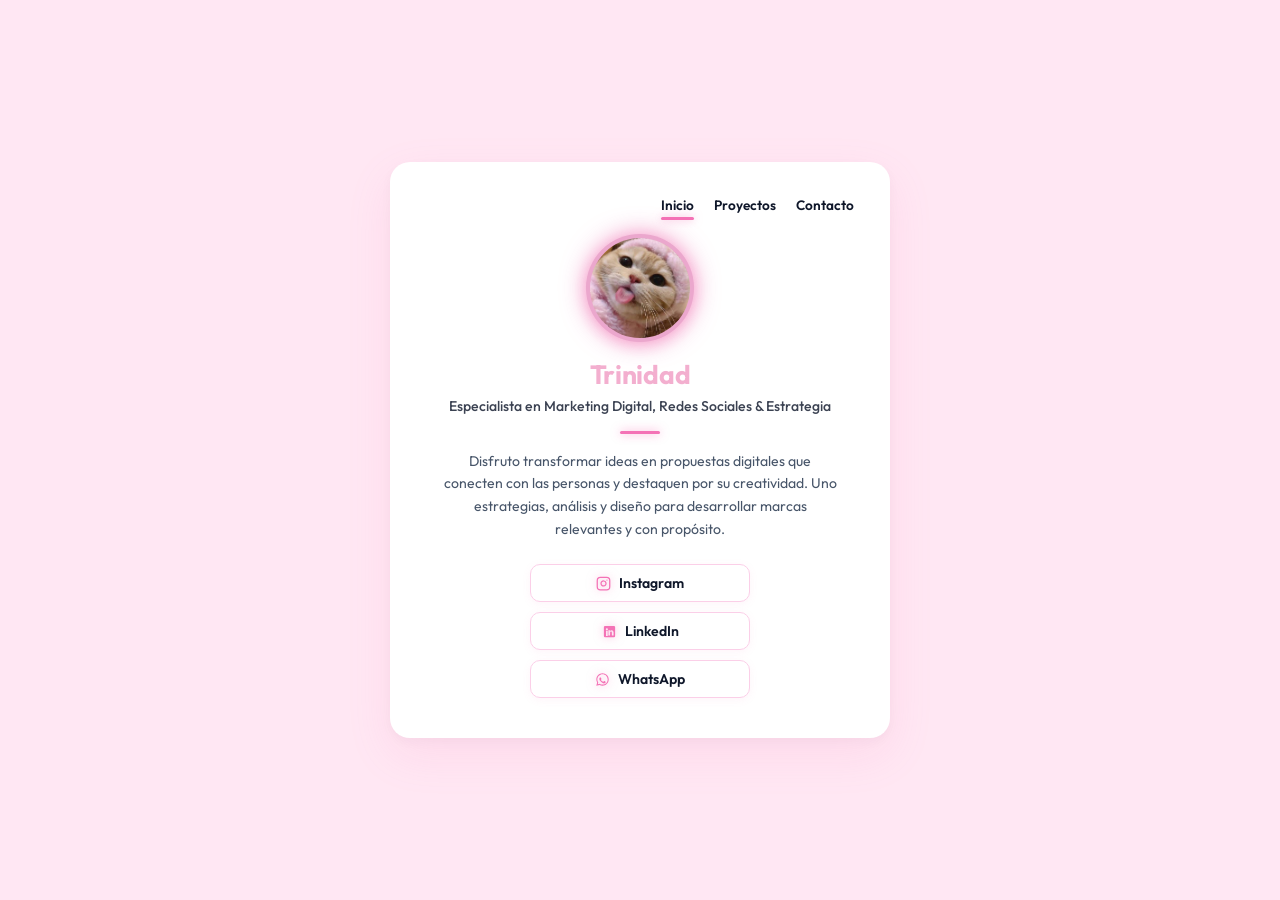
<file: index.html>
<html lang="es">

<head>
    <meta charset="UTF-8">
    <meta name="viewport" content="width=device-width, initial-scale=1.0">
    <title>Trinidad - Portafolio &amp; Tarjeta de Presentación</title>
    <!-- Vinculación del archivo CSS externo -->
    <link rel="stylesheet" href="css/style.css">
    <!-- Tipografía Google Fonts (Outfit) -->
    <link rel="preconnect" href="https://fonts.googleapis.com">
    <link rel="preconnect" href="https://fonts.gstatic.com" crossorigin="">
    <link href="https://fonts.googleapis.com/css2?family=Outfit:wght@300;400;500;600;700&amp;display=swap"
        rel="stylesheet">
    <link rel="stylesheet" href="https://unpkg.com/aos@next/dist/aos.css" />
</head>

<body>

    <!-- CONTENEDOR CENTRAL (TARJETA) -->
    <main class="card">

        <!-- 1. Menú de navegación superior -->
        <nav class="nav">
            <ul class="nav-list">
                <li><a href="index.html" class="nav-link active">Inicio</a></li>
                <li><a href="proyectos.html" class="nav-link">Proyectos</a></li>
                <li><a href="contacto.html" class="nav-link">Contacto</a></li>
            </ul>
        </nav>

        <!-- 2. Avatar / Imagen de perfil circular -->

        <div class="avatar-wrapper" data-aos="zoom-in">
            <img src="img/images.jpg" data-aos="fade-in" alt="Foto de perfil de Trinidad" class="avatar">
        </div>

        <!-- 3. Nombre y descripción profesional -->
        <h1 class="name">Trinidad</h1>
        <p class="role">Especialista en Marketing Digital, Redes Sociales &amp; Estrategia</p>

        <!-- 4. Línea divisoria decorativa -->
        <div class="divider"></div>

        <!-- 5. Párrafo de biografía -->
        <p class="bio">
            Disfruto transformar ideas en propuestas digitales que conecten con las personas y destaquen por su
            creatividad. Uno estrategias, análisis y diseño para desarrollar marcas relevantes y con propósito.
        </p>

        <!-- 6. Enlaces a Redes Sociales -->
        <div class="social-links">
            <!-- Instagram -->
            <a href="https://instagram.com" target="_blank" rel="noopener noreferrer" class="social-btn"
                data-aos="fade-up">
                <svg class="social-icon" viewBox="0 0 24 24" fill="none" stroke="currentColor" stroke-width="2"
                    stroke-linecap="round" stroke-linejoin="round">
                    <rect x="2" y="2" width="20" height="20" rx="5" ry="5"></rect>
                    <path d="M16 11.37A4 4 0 1 1 12.63 8 4 4 0 0 1 16 11.37z"></path>
                    <line x1="17.5" y1="6.5" x2="17.51" y2="6.5"></line>
                </svg>
                <span>Instagram</span>
            </a>

            <!-- LinkedIn -->
            <a href="https://linkedin.com" target="_blank" rel="noopener noreferrer" class="social-btn"
                data-aos="fade-up">
                <svg class="social-icon" viewBox="0 0 24 24" fill="currentColor">
                    <path
                        d="M19 3a2 2 0 0 1 2 2v14a2 2 0 0 1-2 2H5a2 2 0 0 1-2-2V5a2 2 0 0 1 2-2h14m-.5 15.5v-5.3a3.26 3.26 0 0 0-3.26-3.26c-.85 0-1.84.52-2.28 1.3v-1.11h-2.79v8.37h2.79v-4.93c0-.77.62-1.4 1.39-1.4a1.4 1.4 0 0 1 1.4 1.4v4.93h2.75M6.46 10.9v8.37H9.2V10.9H6.46M7.83 6.64c-.95 0-1.66.73-1.66 1.66 0 .95.71 1.66 1.66 1.66.92 0 1.63-.71 1.63-1.66 0-.93-.71-1.66-1.63-1.66Z">
                    </path>
                </svg>
                <span>LinkedIn</span>
            </a>

            <!-- WhatsApp -->
            <a href="https://wa.me/" target="_blank" rel="noopener noreferrer" class="social-btn" data-aos="fade-up">
                <svg class="social-icon" viewBox="0 0 24 24" fill="currentColor">
                    <path
                        d="M12.04 2c-5.46 0-9.91 4.45-9.91 9.91 0 1.75.46 3.45 1.32 4.95L2.05 22l5.25-1.38c1.45.79 3.08 1.21 4.74 1.21 5.46 0 9.91-4.45 9.91-9.91 0-2.65-1.03-5.14-2.9-7.01A9.816 9.816 0 0 0 12.04 2m.01 1.67c2.2 0 4.26.86 5.82 2.42a8.225 8.225 0 0 1 2.41 5.83c0 4.54-3.7 8.24-8.24 8.24-1.48 0-2.93-.4-4.2-1.15l-.3-.18-3.12.82.83-3.04-.2-.31a8.196 8.196 0 0 1-1.26-4.38c0-4.54 3.7-8.24 8.24-8.24m4.52 11.66c-.25-.13-1.47-.72-1.7-.81-.23-.08-.39-.13-.56.13-.17.25-.64.81-.79.97-.14.17-.29.19-.54.06-.25-.13-1.05-.39-2-1.23-.74-.66-1.24-1.47-1.38-1.72-.14-.25-.02-.38.11-.51.11-.11.25-.29.37-.44.13-.14.17-.25.25-.42.08-.17.04-.31-.02-.44-.06-.13-.56-1.34-.76-1.84-.2-.49-.4-.42-.56-.43h-.47c-.17 0-.44.06-.66.31-.23.25-.88.86-.88 2.1 0 1.24.9 2.44 1.03 2.61.13.17 1.78 2.71 4.3 3.8 2.53 1.09 2.53.73 2.99.69.45-.04 1.47-.6 1.68-1.18.2-.59.2-1.09.14-1.19-.06-.1-.23-.17-.48-.29Z">
                    </path>
                </svg>
                <span>WhatsApp</span>
            </a>
        </div>

    </main>


    <script src="https://unpkg.com/aos@next/dist/aos.js"></script>
    <script>
        AOS.init();
    </script>
</body>

</html>
</file>
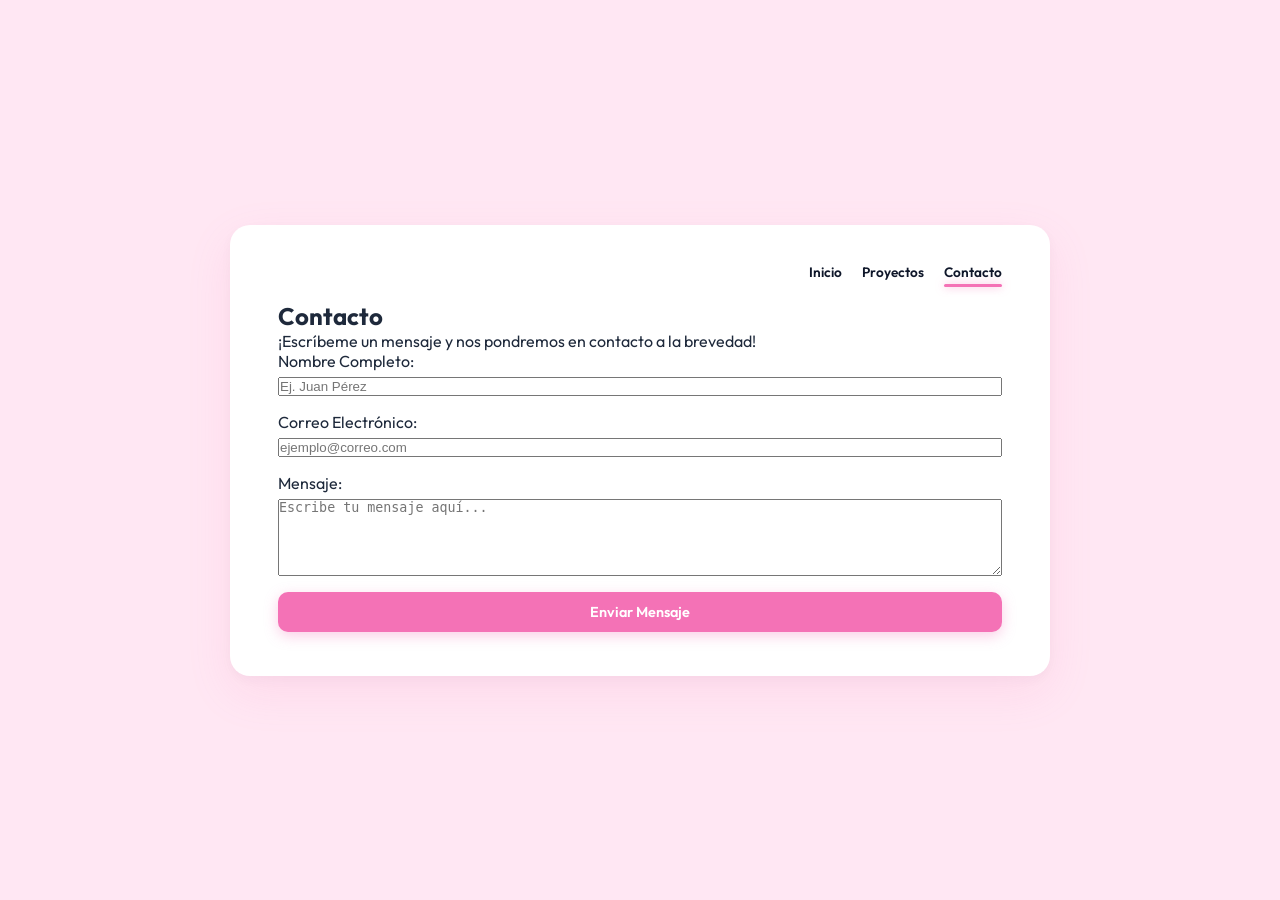
<file: contacto.html>
<html lang="es">

<head>
    <meta charset="UTF-8">
    <meta name="viewport" content="width=device-width, initial-scale=1.0">
    <title>Trinidad - Portafolio &amp; Tarjeta de Presentación</title>
    <!-- Vinculación del archivo CSS externo -->
    <link rel="stylesheet" href="css/style.css">
    <!-- Tipografía Google Fonts (Outfit) -->
    <link rel="preconnect" href="https://fonts.googleapis.com">
    <link rel="preconnect" href="https://fonts.gstatic.com" crossorigin="">
    <link href="https://fonts.googleapis.com/css2?family=Outfit:wght@300;400;500;600;700&amp;display=swap"
        rel="stylesheet">
    <link rel="stylesheet" href="https://unpkg.com/aos@next/dist/aos.css" />
</head>

<body>

    <!-- CONTENEDOR CENTRAL (TARJETA) -->
    <main class="card card-contact">

        <!-- 1. Menú de navegación superior -->
        <nav class="nav">
            <ul class="nav-list">
                <li><a href="index.html" class="nav-link">Inicio</a></li>
                <li><a href="proyectos.html" class="nav-link">Proyectos</a></li>
                <li><a href="contacto.html" class="nav-link active">Contacto</a></li>
            </ul>
        </nav>

        <div class="contact-container">
            <h2>Contacto</h2>
            <p>¡Escríbeme un mensaje y nos pondremos en contacto a la brevedad!</p>

            <form action="#" method="POST" class="contact-form">
                <div class="form-group" data-aos="fade-up">
                    <label for="username">Nombre Completo: </label>
                    <input type="text" id="username" name="username" placeholder="Ej. Juan Pérez" required>
                </div>

                <div class="form-group" data-aos="fade-up">
                    <label for="email">Correo Electrónico:</label>
                    <input type="email" id="email" name="email" placeholder="ejemplo@correo.com" required>
                </div>

                <div class="form-group" data-aos="fade-up">
                    <label for="message">Mensaje:</label>
                    <textarea id="message" name="message" rows="5" placeholder="Escribe tu mensaje aquí..."
                        required></textarea>
                </div>

                <button type="submit" class="btn-submit">Enviar Mensaje</button>
            </form>
        </div>

    </main>


    <script src="https://unpkg.com/aos@next/dist/aos.js"></script>
    <script>
        AOS.init();
    </script>
</body>

</html>
</file>
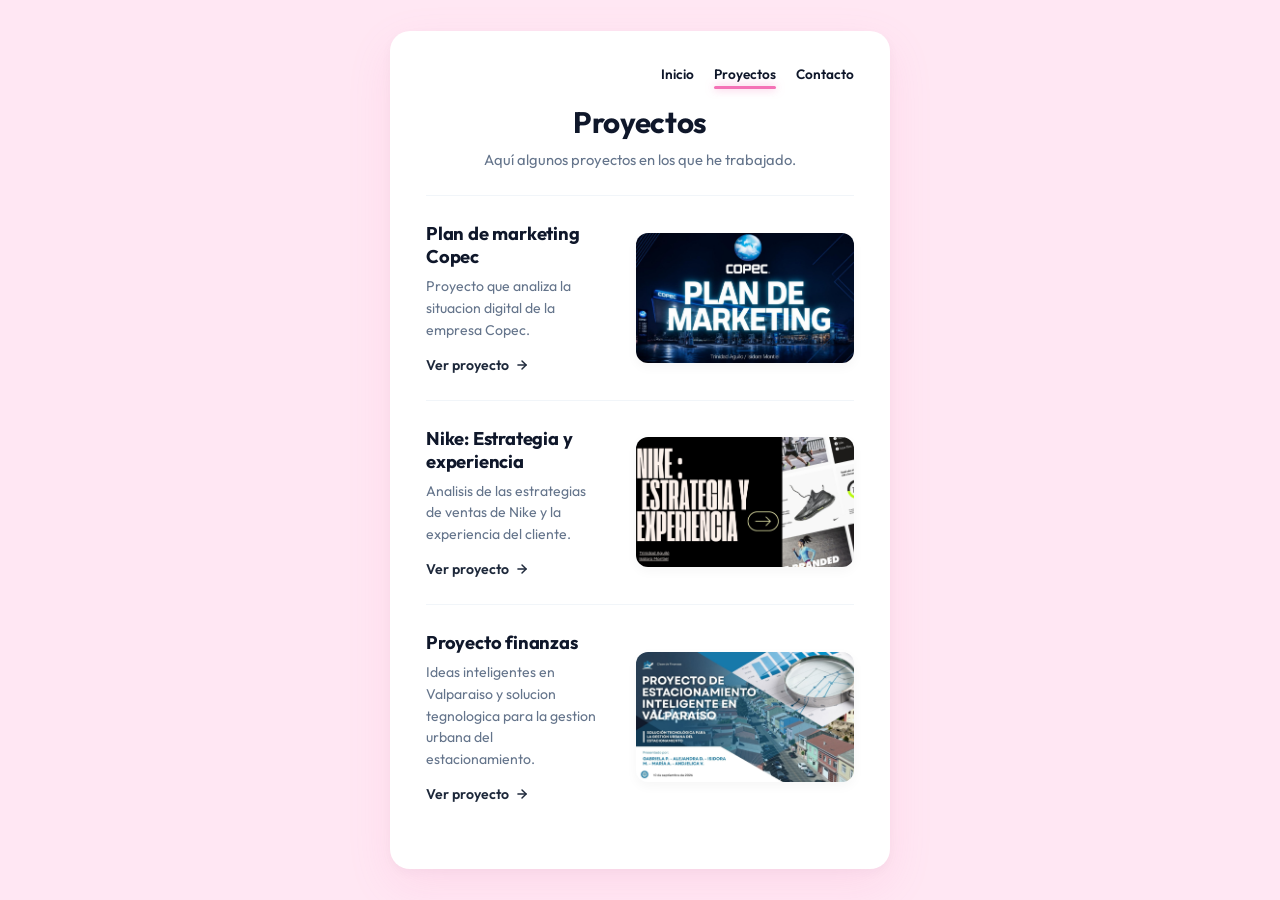
<file: proyectos.html>
<html lang="es">

<head>
    <meta charset="UTF-8">
    <meta name="viewport" content="width=device-width, initial-scale=1.0">
    <title>Trinidad - Portafolio &amp; Tarjeta de Presentación</title>
    <!-- Vinculación del archivo CSS externo -->
    <link rel="stylesheet" href="css/style.css">
    <!-- Tipografía Google Fonts (Outfit) -->
    <link rel="preconnect" href="https://fonts.googleapis.com">
    <link rel="preconnect" href="https://fonts.gstatic.com" crossorigin="">
    <link href="https://fonts.googleapis.com/css2?family=Outfit:wght@300;400;500;600;700&amp;display=swap"
        rel="stylesheet">
    <link rel="stylesheet" href="https://unpkg.com/aos@next/dist/aos.css" />
</head>

<body>

    <!-- CONTENEDOR CENTRAL (TARJETA) -->
    <main class="card">

        <!-- 1. Menú de navegación superior -->
        <nav class="nav">
            <ul class="nav-list">
                <li><a href="index.html" class="nav-link">Inicio</a></li>
                <li><a href="proyectos.html" class="nav-link active">Proyectos</a></li>

                <li><a href="contacto.html" class="nav-link">Contacto</a></li>
            </ul>
        </nav>

        <header class="projects-header" data-aos="fade-down" data-aos-duration="600">
            <h1 class="projects-title">Proyectos</h1>

            <p class="projects-subtitle">Aquí algunos proyectos en los que he trabajado.</p>
        </header>
        <section class="projects-list">

            <!-- Proyecto 1 -->
            <article class="project-item" data-aos="fade-up">
                <div class="project-info">
                    <h2 class="project-name">Plan de marketing Copec</h2>
                    <p class="project-desc">Proyecto que analiza la situacion digital de la empresa Copec.</p>
                    <a href="https://canva.link/3njysbixosm932i" class="project-link">
                        Ver proyecto
                        <svg class="arrow-icon" viewBox="0 0 24 24" fill="none" stroke="currentColor" stroke-width="2.5"
                            stroke-linecap="round" stroke-linejoin="round">
                            <line x1="5" y1="12" x2="19" y2="12"></line>
                            <polyline points="12 5 19 12 12 19"></polyline>
                        </svg>
                    </a>
                </div>
                <div class="project-media">
                    <img src="img/copec.jpg" alt="Proyecto Plan de marketing" class="project-img">
                </div>
            </article>

            <!-- Proyecto 2 -->
            <article class="project-item" data-aos="fade-up">
                <div class="project-info">
                    <h2 class="project-name">Nike: Estrategia y experiencia</h2>
                    <p class="project-desc">Analisis de las estrategias de ventas de Nike y la experiencia del cliente.
                    </p>
                    <a href="https://canva.link/gkdfhl23qnw26ik" class="project-link">
                        Ver proyecto
                        <svg class="arrow-icon" viewBox="0 0 24 24" fill="none" stroke="currentColor" stroke-width="2.5"
                            stroke-linecap="round" stroke-linejoin="round">
                            <line x1="5" y1="12" x2="19" y2="12"></line>
                            <polyline points="12 5 19 12 12 19"></polyline>
                        </svg>
                    </a>
                </div>
                <div class="project-media">
                    <img src="img/Nike estrategia y experiencia.jpg" alt="Gestión RRSS" class="project-img">
                </div>
            </article>

            <!-- Proyecto 3 -->
            <article class="project-item" data-aos="fade-up">
                <div class="project-info">
                    <h2 class="project-name">Proyecto finanzas</h2>
                    <p class="project-desc">Ideas inteligentes en Valparaiso y solucion tegnologica para la gestion
                        urbana del estacionamiento.</p>
                    <a href="https://canva.link/wt0vhba4yi4ofeh" class="project-link">
                        Ver proyecto
                        <svg class="arrow-icon" viewBox="0 0 24 24" fill="none" stroke="currentColor" stroke-width="2.5"
                            stroke-linecap="round" stroke-linejoin="round">
                            <line x1="5" y1="12" x2="19" y2="12"></line>
                            <polyline points="12 5 19 12 12 19"></polyline>
                        </svg>
                    </a>
                </div>
                <div class="project-media">
                    <img src="img/Proyecto finanzas .pdf_20260910_083147_0000.pdf.jpg" alt="Creación sitios web"
                        class="project-img">
                </div>
            </article>

        </section>


    </main>


    <script src="https://unpkg.com/aos@next/dist/aos.js"></script>
    <script>
        AOS.init();
    </script>
</body>

</html>
</file>
<file: css/style.css>
/* ==========================================================================
   1. RESET Y ESTILOS GENERALES
   ========================================================================== */
* {
    margin: 0;
    padding: 0;
    box-sizing: border-box;
}

body {
    font-family: 'Outfit', -apple-system, BlinkMacSystemFont, 'Segoe UI', Roboto, sans-serif;
    background-color: #ffe7f3;
    /* Fondo cálido con sutil toque rosado */
    color: #1e293b;

    /* ESTRUCTURA DE CENTRADO (FLEXBOX) */
    display: flex;
    justify-content: center;
    /* Centra la tarjeta horizontalmente */
    align-items: center;
    /* Centra la tarjeta verticalmente */

    min-height: 100vh;
    /* Ocupa todo el alto de la pantalla */
    padding: 24px;
    /* Margen de seguridad para pantallas pequeñas */
}

/* ==========================================================================
   2. CONTENEDOR CENTRAL RESPONSIVO (CARD)
   ========================================================================== */
.card {
    background-color: #ffffff;

    /* RESPONSIVIDAD */
    width: 100%;
    max-width: 500px;
    /* Límite de ancho más compacto y ordenado */

    border-radius: 20px;
    box-shadow: 0 16px 45px rgba(244, 114, 182, 0.12), 0 4px 12px rgba(0, 0, 0, 0.03);
    /* Luz ambiental rosada */
    padding: 32px 36px 40px;
    text-align: center;
    /* Alineación de textos centrada */
}

/* Modificador para la tarjeta de proyectos */
.card-projects {
    max-width: 820px;
    text-align: left;
    padding: 36px 48px 44px;
    --nav-active: #6054e3;
    --nav-hover: #6054e3;
    --nav-glow: rgba(96, 84, 227, 0.4);
    --accent-color: #6054e3;
    --accent-hover: #4f46e5;
}

/* Encabezado */
.projects-header {
    margin-bottom: 24px;
}

.projects-title {
    font-size: 1.85rem;
    font-weight: 700;
    color: #0f172a;
    letter-spacing: -0.3px;
    margin-bottom: 8px;
}

.projects-divider {
    width: 32px;
    height: 3px;
    background-color: var(--accent-color);
    border-radius: 999px;
    margin-bottom: 12px;
    box-shadow: 0 0 8px rgba(96, 84, 227, 0.35);
}

.projects-subtitle {
    font-size: 0.92rem;
    color: #64748b;
    line-height: 1.5;
}


/* ==========================================================================
   3. MENÚ DE NAVEGACIÓN SUPERIOR
   ========================================================================== */
.nav {
    display: flex;
    justify-content: flex-end;
    /* Alineado hacia la esquina superior derecha */
    margin-bottom: 20px;
}

.nav-list {
    display: flex;
    gap: 20px;
    list-style: none;
}

.nav-link {
    text-decoration: none;
    color: #0f172a;
    font-size: 0.85rem;
    font-weight: 600;
    padding-bottom: 4px;
    position: relative;
    transition: color 0.2s ease;
}

.nav-link:hover {
    color: var(--nav-hover, #f472b6);
}

/* Pestaña activa con línea decorativa y resplandor */
.nav-link.active {
    color: #0f172a;
}

.nav-link.active::after {
    content: '';
    position: absolute;
    bottom: -2px;
    left: 0;
    width: 100%;
    height: 3px;
    background-color: var(--nav-active, #f472b6);
    border-radius: 2px;
    box-shadow: 0 0 8px var(--nav-glow, rgba(244, 114, 182, 0.6));
    /* Luz en menú */
}

/* ==========================================================================
   4. AVATAR / FOTO DE PERFIL CIRCULAR (CON LUZ ROSADA CLARA)
   ========================================================================== */
.avatar-wrapper {
    margin: 0 auto 16px;
    width: 108px;
    height: 108px;
    border-radius: 50%;
    padding: 4px;
    background-color: #eba7cd;
    /* Aro exterior rosado pastel */
    display: flex;
    align-items: center;
    justify-content: center;
    box-shadow: 0 0 25px rgba(233, 61, 150, 0.575), 0 4px 14px rgba(244, 114, 182, 0.2);
    /* Luz suave rosada */
}

.avatar {
    width: 100%;
    height: 100%;
    border-radius: 50%;
    object-fit: cover;
    object-position: center 20%;
    display: block;
}

/* ==========================================================================
   5. JERARQUÍA DE TEXTOS Y LÍNEA SEPARADORA
   ========================================================================== */
.name {
    font-size: 1.65rem;
    font-weight: 700;
    color: #f3afcf;
    margin-bottom: 6px;
    letter-spacing: -0.3px;
}

.role {
    font-size: 0.88rem;
    font-weight: 500;
    color: #3b4252;
    margin-bottom: 16px;
}

.divider {
    width: 40px;
    height: 3px;
    background-color: #f472b6;
    /* Línea decorativa rosada claro */
    border-radius: 999px;
    margin: 0 auto 16px;
    box-shadow: 0 0 10px rgba(245, 66, 158, 0.5);
    /* Luz en la línea divisoria */
}

.bio {
    font-size: 0.88rem;
    line-height: 1.6;
    color: #475569;
    max-width: 400px;
    margin: 0 auto 24px;
}

/* ==========================================================================
   6. BOTONES DE ENLACE A REDES SOCIALES (ICONOS Y LUCES ROSADAS)
   ========================================================================== */
.social-links {
    display: flex;
    flex-direction: column;
    gap: 10px;
    align-items: center;
    width: 100%;
}

.social-btn {
    display: inline-flex;
    align-items: center;
    justify-content: center;
    gap: 8px;
    width: 100%;
    max-width: 220px;
    padding: 9px 16px;
    background-color: #ffffff;
    border: 1.5px solid #fbcfe8;
    /* Borde rosado claro */
    border-radius: 10px;
    color: #0f172a;
    text-decoration: none;
    font-size: 0.88rem;
    font-weight: 600;
    transition: all 0.25s ease;
    box-shadow: 0 2px 8px rgba(244, 114, 182, 0.08);
}

.social-icon {
    width: 15px;
    height: 15px;
    color: #f472b6;
    /* Icono color rosado claro */
    flex-shrink: 0;
    transition: transform 0.2s ease, filter 0.2s ease;
    filter: drop-shadow(0 0 5px rgba(244, 114, 182, 0.5));
    /* Luz en iconos */
}

/* Efecto hover interactivo con luz rosada */
.social-btn:hover {
    border-color: #f472b6;
    background-color: #fdf2f8;
    /* Fondo suavemente rosado al pasar el mouse */
    color: #db2777;
    transform: translateY(-2px);
    box-shadow: 0 6px 20px rgba(244, 114, 182, 0.3);
    /* Luz rosada al hover */
}

.social-btn:hover .social-icon {
    transform: scale(1.15);
    filter: drop-shadow(0 0 8px rgba(244, 114, 182, 0.8));
    /* Resplandor intenso al hover */
}

/* ==========================================================================
   7. ADAPTABILIDAD RESPONSIVA (MÓVILES)
   ========================================================================== */
@media (max-width: 480px) {
    .card {
        padding: 24px 18px 30px;
    }

    .nav-list {
        gap: 14px;
    }

    .avatar-wrapper {
        width: 96px;
        height: 96px;
    }

    .name {
        font-size: 1.45rem;
    }

    .role {
        font-size: 0.82rem;
    }

    .bio {
        font-size: 0.82rem;
    }

    .social-btn {
        max-width: 100%;
    }
}

/* ==========================================================================
   8. PÁGINA DE PROYECTOS (PROYECTOS.HTML)
   ========================================================================== */
.card-projects {
    max-width: 820px;
    text-align: left;
    padding: 36px 48px 44px;
    --nav-active: #6054e3;
    --nav-hover: #6054e3;
    --nav-glow: rgba(96, 84, 227, 0.4);
    --accent-color: #6054e3;
    --accent-hover: #4f46e5;
}

/* Encabezado de Proyectos */
.projects-header {
    margin-bottom: 24px;
}

.projects-title {
    font-size: 1.85rem;
    font-weight: 700;
    color: #0f172a;
    letter-spacing: -0.3px;
    margin-bottom: 8px;
}

.projects-divider {
    width: 32px;
    height: 3px;
    background-color: var(--accent-color);
    border-radius: 999px;
    margin-bottom: 12px;
    box-shadow: 0 0 8px rgba(96, 84, 227, 0.35);
}

.projects-subtitle {
    font-size: 0.92rem;
    color: #64748b;
    line-height: 1.5;
}

/* Lista de Proyectos */
.projects-list {
    display: flex;
    flex-direction: column;
}

.project-item {
    display: flex;
    justify-content: space-between;
    align-items: center;
    gap: 32px;
    padding: 26px 0;
    border-top: 1px solid #f1f5f9;
}

.project-info {
    flex: 1;
    min-width: 0;
    display: flex;
    flex-direction: column;
    align-items: flex-start;
}

.project-name {
    font-size: 1.15rem;
    font-weight: 700;
    color: #0f172a;
    letter-spacing: -0.2px;
    margin-bottom: 8px;
}

.project-desc {
    font-size: 0.88rem;
    line-height: 1.55;
    color: #64748b;
    margin-bottom: 14px;
    max-width: 390px;
}

.project-link {
    display: inline-flex;
    align-items: center;
    gap: 6px;
    font-size: 0.88rem;
    font-weight: 600;
    color: var(--accent-color);
    text-decoration: none;
    transition: color 0.2s ease;
}

.project-link:hover {
    color: var(--accent-hover);
}

.arrow-icon {
    width: 14px;
    height: 14px;
    transition: transform 0.2s ease;
}

.project-link:hover .arrow-icon {
    transform: translateX(4px);
}

/* Contenedor de la Imagen */
.project-media {
    width: 218px;
    height: 130px;
    border-radius: 12px;
    overflow: hidden;
    flex-shrink: 0;
    background-color: #f8fafc;
    box-shadow: 0 4px 12px rgba(0, 0, 0, 0.04);
    transition: transform 0.25s ease, box-shadow 0.25s ease;
}

.project-item:hover .project-media {
    transform: translateY(-2px);
    box-shadow: 0 8px 22px rgba(96, 84, 227, 0.12);
}

.project-img {
    width: 100%;
    height: 100%;
    object-fit: cover;
    display: block;
}

/* ==========================================================================
   9. PÁGINA DE CONTACTO (CONTACTO.HTML)
   ========================================================================== */
.card-contact {
    max-width: 820px;
    text-align: left;
    padding: 36px 48px 44px;
    --nav-active: #f472b6;
    --nav-hover: #f472b6;
    --nav-glow: rgba(244, 114, 182, 0.6);
    --accent-color: #f472b6;
    --accent-hover: #db2777;
}

.contact-header {
    margin-bottom: 24px;
}

.contact-title {
    font-size: 1.85rem;
    font-weight: 700;
    color: #0f172a;
    letter-spacing: -0.3px;
    margin-bottom: 8px;
}

.contact-divider {
    width: 32px;
    height: 3px;
    background-color: var(--accent-color);
    border-radius: 999px;
    margin-bottom: 12px;
    box-shadow: 0 0 10px rgba(245, 66, 158, 0.5);
}

.contact-subtitle {
    font-size: 0.92rem;
    color: #64748b;
    line-height: 1.55;
}

.contact-layout {
    display: grid;
    grid-template-columns: 1.15fr 0.85fr;
    gap: 40px;
    align-items: start;
    margin-top: 10px;
}

.contact-form {
    display: flex;
    flex-direction: column;
    gap: 16px;
}

.form-group {
    display: flex;
    flex-direction: column;
    gap: 6px;
}

.form-label {
    font-size: 0.86rem;
    font-weight: 600;
    color: #1e293b;
}

.form-input,
.form-textarea {
    width: 100%;
    font-family: inherit;
    font-size: 0.88rem;
    padding: 10px 14px;
    border: 1.5px solid #e2e8f0;
    border-radius: 10px;
    color: #1e293b;
    background-color: #ffffff;
    transition: border-color 0.2s ease, box-shadow 0.2s ease;
    outline: none;
}

.form-input:focus,
.form-textarea:focus {
    border-color: var(--accent-color);
    box-shadow: 0 0 0 3px rgba(204, 77, 198, 0.12);
}

.form-textarea {
    resize: vertical;
    min-height: 100px;
}

.btn-submit {
    display: inline-flex;
    align-items: center;
    justify-content: center;
    gap: 8px;
    padding: 11px 20px;
    background-color: var(--accent-color);
    color: #ffffff;
    font-family: inherit;
    font-size: 0.9rem;
    font-weight: 600;
    border: none;
    border-radius: 10px;
    cursor: pointer;
    transition: background-color 0.2s ease, transform 0.2s ease, box-shadow 0.2s ease;
    box-shadow: 0 4px 14px rgba(244, 114, 182, 0.35);
}

.btn-submit:hover {
    background-color: var(--accent-hover);
    transform: translateY(-1px);
    box-shadow: 0 6px 18px rgba(247, 74, 126, 0.911);
}

.send-icon {
    width: 15px;
    height: 15px;
}

.contact-sidebar {
    display: flex;
    flex-direction: column;
    gap: 20px;
    align-items: center;
}

.contact-illustration-wrapper {
    width: 100%;
    max-width: 250px;
    display: flex;
    justify-content: center;
}

.contact-illustration {
    width: 100%;
    height: auto;
    object-fit: contain;
    border-radius: 12px;
}

.contact-info-card {
    display: flex;
    align-items: flex-start;
    gap: 12px;
    padding: 14px 16px;
    background-color: #f8fafc;
    border-radius: 12px;
    border: 1px solid #f1f5f9;
    width: 100%;
}

.info-icon-wrapper {
    width: 32px;
    height: 32px;
    border-radius: 50%;
    background-color: #fce7f3;
    color: var(--accent-color);
    display: flex;
    align-items: center;
    justify-content: center;
    flex-shrink: 0;
}

.info-icon {
    width: 16px;
    height: 16px;
}

.info-text-group {
    display: flex;
    flex-direction: column;
    gap: 2px;
}

.info-label {
    font-size: 0.8rem;
    font-weight: 600;
    color: #1e293b;
}

.info-email {
    font-size: 0.86rem;
    font-weight: 600;
    color: var(--accent-color);
    text-decoration: none;
}

.info-email:hover {
    text-decoration: underline;
}

.info-subtext {
    font-size: 0.75rem;
    color: #94a3b8;
}

/* ==========================================================================
   PÁGINA DE PROYECTOS (PROYECTOS.HTML)
   ========================================================================== */
.card-projects {
    max-width: 820px;
    text-align: left;
    padding: 36px 48px 44px;
    --nav-active: #6054e3;
    --nav-hover: #6054e3;
    --nav-glow: rgba(96, 84, 227, 0.4);
    --accent-color: #6054e3;
    --accent-hover: #4f46e5;
}

.projects-header {
    margin-bottom: 24px;
}

.projects-title {
    font-size: 1.85rem;
    font-weight: 700;
    color: #0f172a;
    letter-spacing: -0.3px;
    margin-bottom: 8px;
}

.projects-divider {
    width: 32px;
    height: 3px;
    background-color: var(--accent-color);
    border-radius: 999px;
    margin-bottom: 12px;
    box-shadow: 0 0 8px rgba(96, 84, 227, 0.35);
}

.projects-subtitle {
    font-size: 0.92rem;
    color: #64748b;
    line-height: 1.5;
}

.projects-list {
    display: flex;
    flex-direction: column;
}

.project-item {
    display: flex;
    justify-content: space-between;
    align-items: center;
    gap: 32px;
    padding: 26px 0;
    border-top: 1px solid #f1f5f9;
}

.project-info {
    flex: 1;
    min-width: 0;
    display: flex;
    flex-direction: column;
    align-items: flex-start;
    text-align: left;
    /* <-- Asegura la alineación izquierda */
}



.project-name {
    font-size: 1.15rem;
    font-weight: 700;
    color: #0f172a;
    letter-spacing: -0.2px;
    margin-bottom: 8px;
}

.project-desc {
    font-size: 0.88rem;
    line-height: 1.55;
    color: #64748b;
    margin-bottom: 14px;
    max-width: 390px;
}

.project-link {
    display: inline-flex;
    align-items: center;
    gap: 6px;
    font-size: 0.88rem;
    font-weight: 600;
    color: var(--accent-color);
    text-decoration: none;
    transition: color 0.2s ease;
}

.project-link:hover {
    color: var(--accent-hover);
}

.arrow-icon {
    width: 14px;
    height: 14px;
    transition: transform 0.2s ease;
}

.project-link:hover .arrow-icon {
    transform: translateX(4px);
}

.project-media {
    width: 218px;
    height: 130px;
    border-radius: 12px;
    overflow: hidden;
    flex-shrink: 0;
    background-color: #f8fafc;
    box-shadow: 0 4px 12px rgba(0, 0, 0, 0.04);
    transition: transform 0.25s ease, box-shadow 0.25s ease;
}

.project-item:hover .project-media {
    transform: translateY(-2px);
    box-shadow: 0 8px 22px rgba(96, 84, 227, 0.12);
}

.project-img {
    width: 100%;
    height: 100%;
    object-fit: cover;
    display: block;
}

@media (max-width: 720px) {
    .card-projects {
        padding: 24px 20px 32px;
    }

    .project-item {
        flex-direction: column-reverse;
        align-items: stretch;
        gap: 16px;
        padding: 20px 0;
    }

    .project-media {
        width: 100%;
        height: auto;
        aspect-ratio: 218 / 130;
        max-height: 220px;
    }
}
</file>
